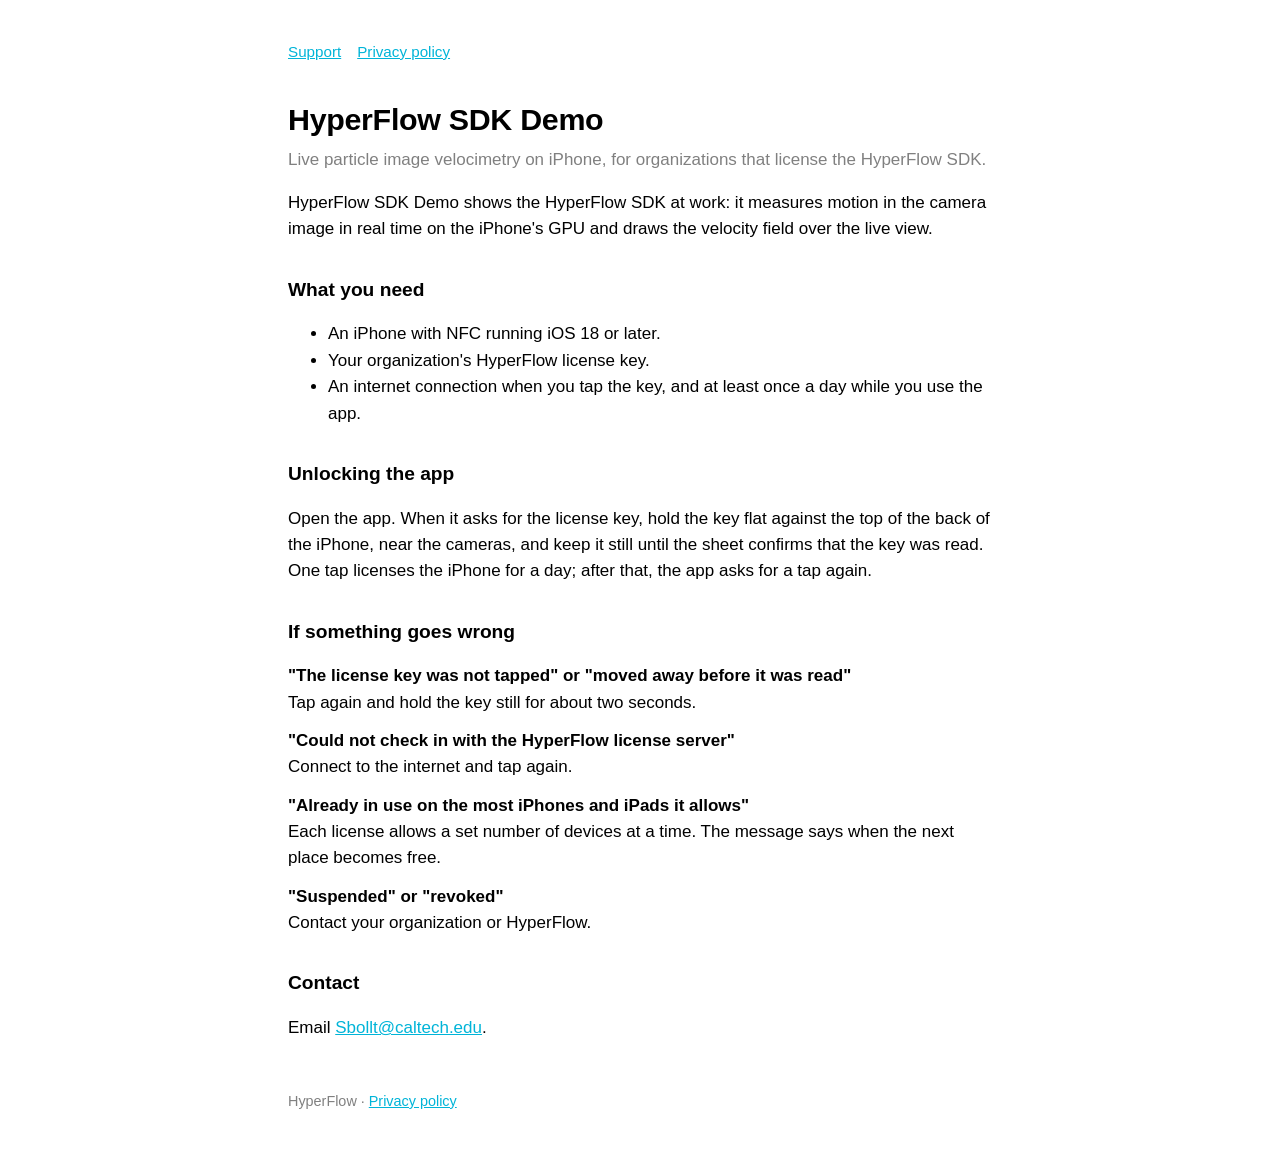
<file: index.html>
<!doctype html>
<html lang="en">
<head>
<meta charset="utf-8">
<meta name="viewport" content="width=device-width, initial-scale=1">
<title>HyperFlow SDK Demo – Support</title>
<link rel="stylesheet" href="style.css">
</head>
<body>
<nav><a href="./">Support</a><a href="privacy.html">Privacy policy</a></nav>
<h1>HyperFlow SDK Demo</h1>
<p class="lead">Live particle image velocimetry on iPhone, for organizations that license the HyperFlow SDK.</p>

<p>HyperFlow SDK Demo shows the HyperFlow SDK at work: it measures motion in the camera image in real
time on the iPhone's GPU and draws the velocity field over the live view.</p>

<h2>What you need</h2>
<ul>
<li>An iPhone with NFC running iOS 18 or later.</li>
<li>Your organization's HyperFlow license key.</li>
<li>An internet connection when you tap the key, and at least once a day while you use the app.</li>
</ul>

<h2>Unlocking the app</h2>
<p>Open the app. When it asks for the license key, hold the key flat against the top of the back of the
iPhone, near the cameras, and keep it still until the sheet confirms that the key was read. One tap
licenses the iPhone for a day; after that, the app asks for a tap again.</p>

<h2>If something goes wrong</h2>
<dl>
<dt>"The license key was not tapped" or "moved away before it was read"</dt>
<dd>Tap again and hold the key still for about two seconds.</dd>
<dt>"Could not check in with the HyperFlow license server"</dt>
<dd>Connect to the internet and tap again.</dd>
<dt>"Already in use on the most iPhones and iPads it allows"</dt>
<dd>Each license allows a set number of devices at a time. The message says when the next place becomes free.</dd>
<dt>"Suspended" or "revoked"</dt>
<dd>Contact your organization or HyperFlow.</dd>
</dl>

<h2>Contact</h2>
<p>Email <a href="mailto:Sbollt@caltech.edu">Sbollt@caltech.edu</a>.</p>

<footer>HyperFlow · <a href="privacy.html">Privacy policy</a></footer>
</body>
</html>
</file>
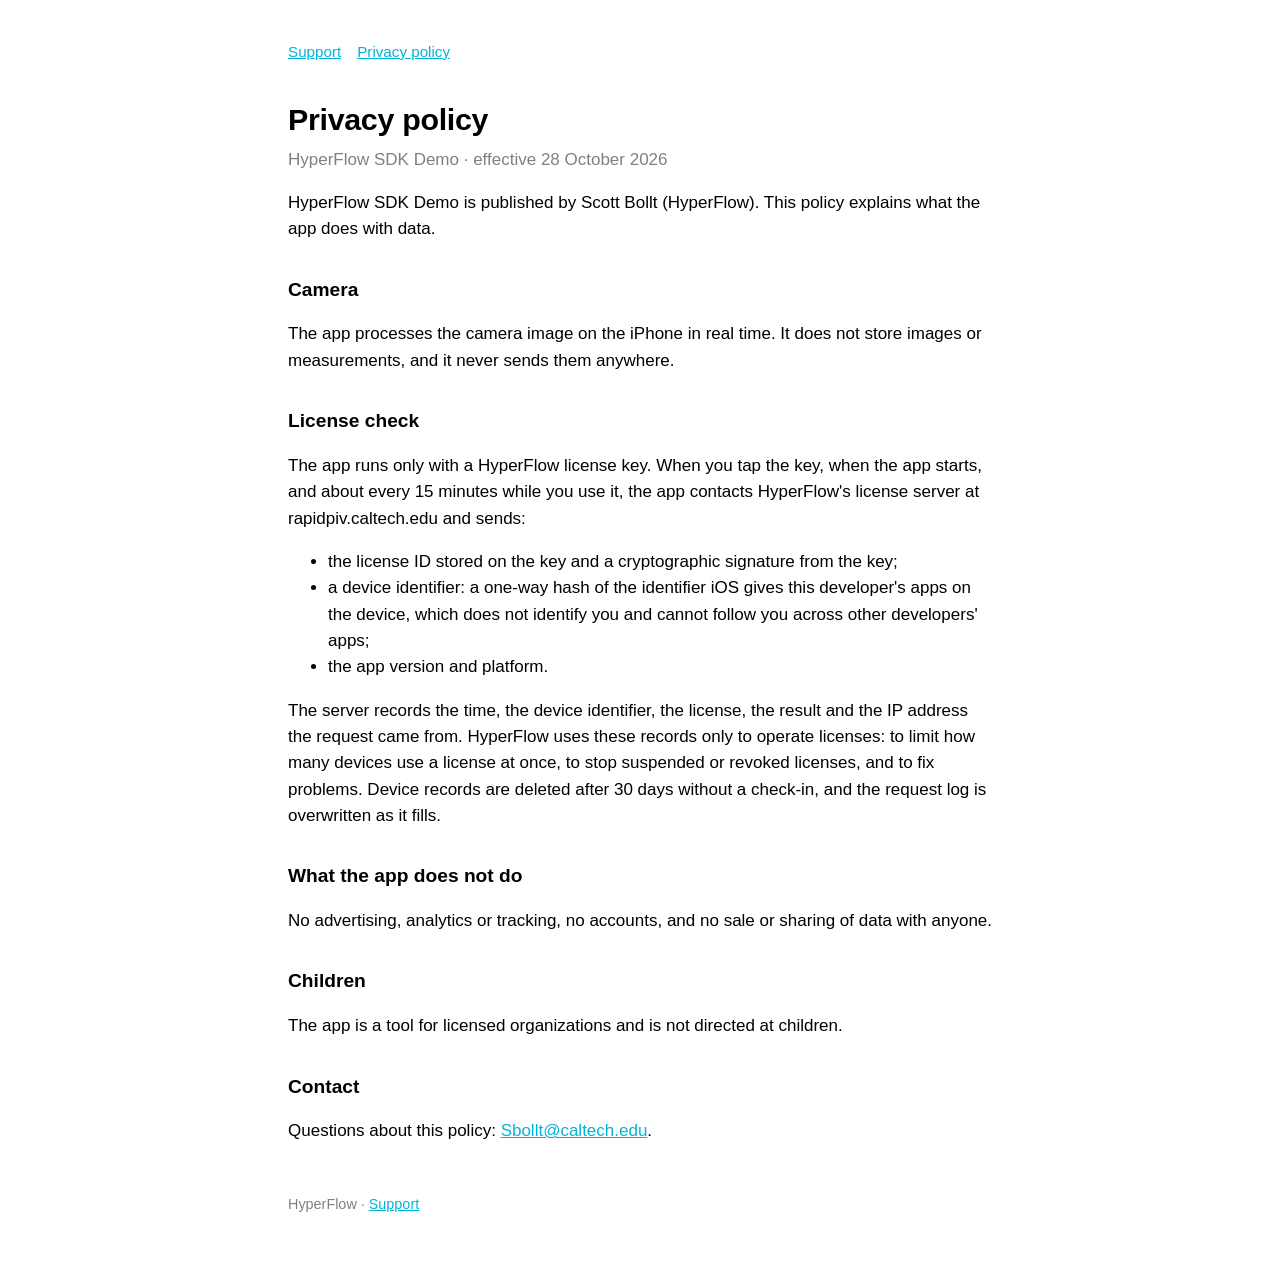
<file: privacy.html>
<!doctype html>
<html lang="en">
<head>
<meta charset="utf-8">
<meta name="viewport" content="width=device-width, initial-scale=1">
<title>HyperFlow SDK Demo – Privacy policy</title>
<link rel="stylesheet" href="style.css">
</head>
<body>
<nav><a href="./">Support</a><a href="privacy.html">Privacy policy</a></nav>
<h1>Privacy policy</h1>
<p class="lead">HyperFlow SDK Demo · effective 28 October 2026</p>

<p>HyperFlow SDK Demo is published by Scott Bollt (HyperFlow). This policy explains what the app does with data.</p>

<h2>Camera</h2>
<p>The app processes the camera image on the iPhone in real time. It does not store images or
measurements, and it never sends them anywhere.</p>

<h2>License check</h2>
<p>The app runs only with a HyperFlow license key. When you tap the key, when the app starts, and about
every 15 minutes while you use it, the app contacts HyperFlow's license server at rapidpiv.caltech.edu
and sends:</p>
<ul>
<li>the license ID stored on the key and a cryptographic signature from the key;</li>
<li>a device identifier: a one-way hash of the identifier iOS gives this developer's apps on the device,
which does not identify you and cannot follow you across other developers' apps;</li>
<li>the app version and platform.</li>
</ul>
<p>The server records the time, the device identifier, the license, the result and the IP address the
request came from. HyperFlow uses these records only to operate licenses: to limit how many devices
use a license at once, to stop suspended or revoked licenses, and to fix problems. Device records are
deleted after 30 days without a check-in, and the request log is overwritten as it fills.</p>

<h2>What the app does not do</h2>
<p>No advertising, analytics or tracking, no accounts, and no sale or sharing of data with anyone.</p>

<h2>Children</h2>
<p>The app is a tool for licensed organizations and is not directed at children.</p>

<h2>Contact</h2>
<p>Questions about this policy: <a href="mailto:Sbollt@caltech.edu">Sbollt@caltech.edu</a>.</p>

<footer>HyperFlow · <a href="./">Support</a></footer>
</body>
</html>
</file>
<file: style.css>
:root { color-scheme: light dark; --accent: #00b4d8; }
body { font: 17px/1.55 -apple-system, BlinkMacSystemFont, "Segoe UI", Helvetica, Arial, sans-serif;
       max-width: 44rem; margin: 0 auto; padding: 2.5rem 1.25rem 4rem; }
h1 { font-size: 1.9rem; margin: 0 0 .25rem; letter-spacing: -.01em; }
h2 { font-size: 1.2rem; margin: 2rem 0 .5rem; }
.lead { color: GrayText; margin-top: 0; }
a { color: var(--accent); }
nav { margin-bottom: 2rem; font-size: .95rem; }
nav a { margin-right: 1rem; }
dt { font-weight: 600; margin-top: .75rem; }
dd { margin-left: 0; }
footer { margin-top: 3rem; font-size: .9rem; color: GrayText; }
</file>
